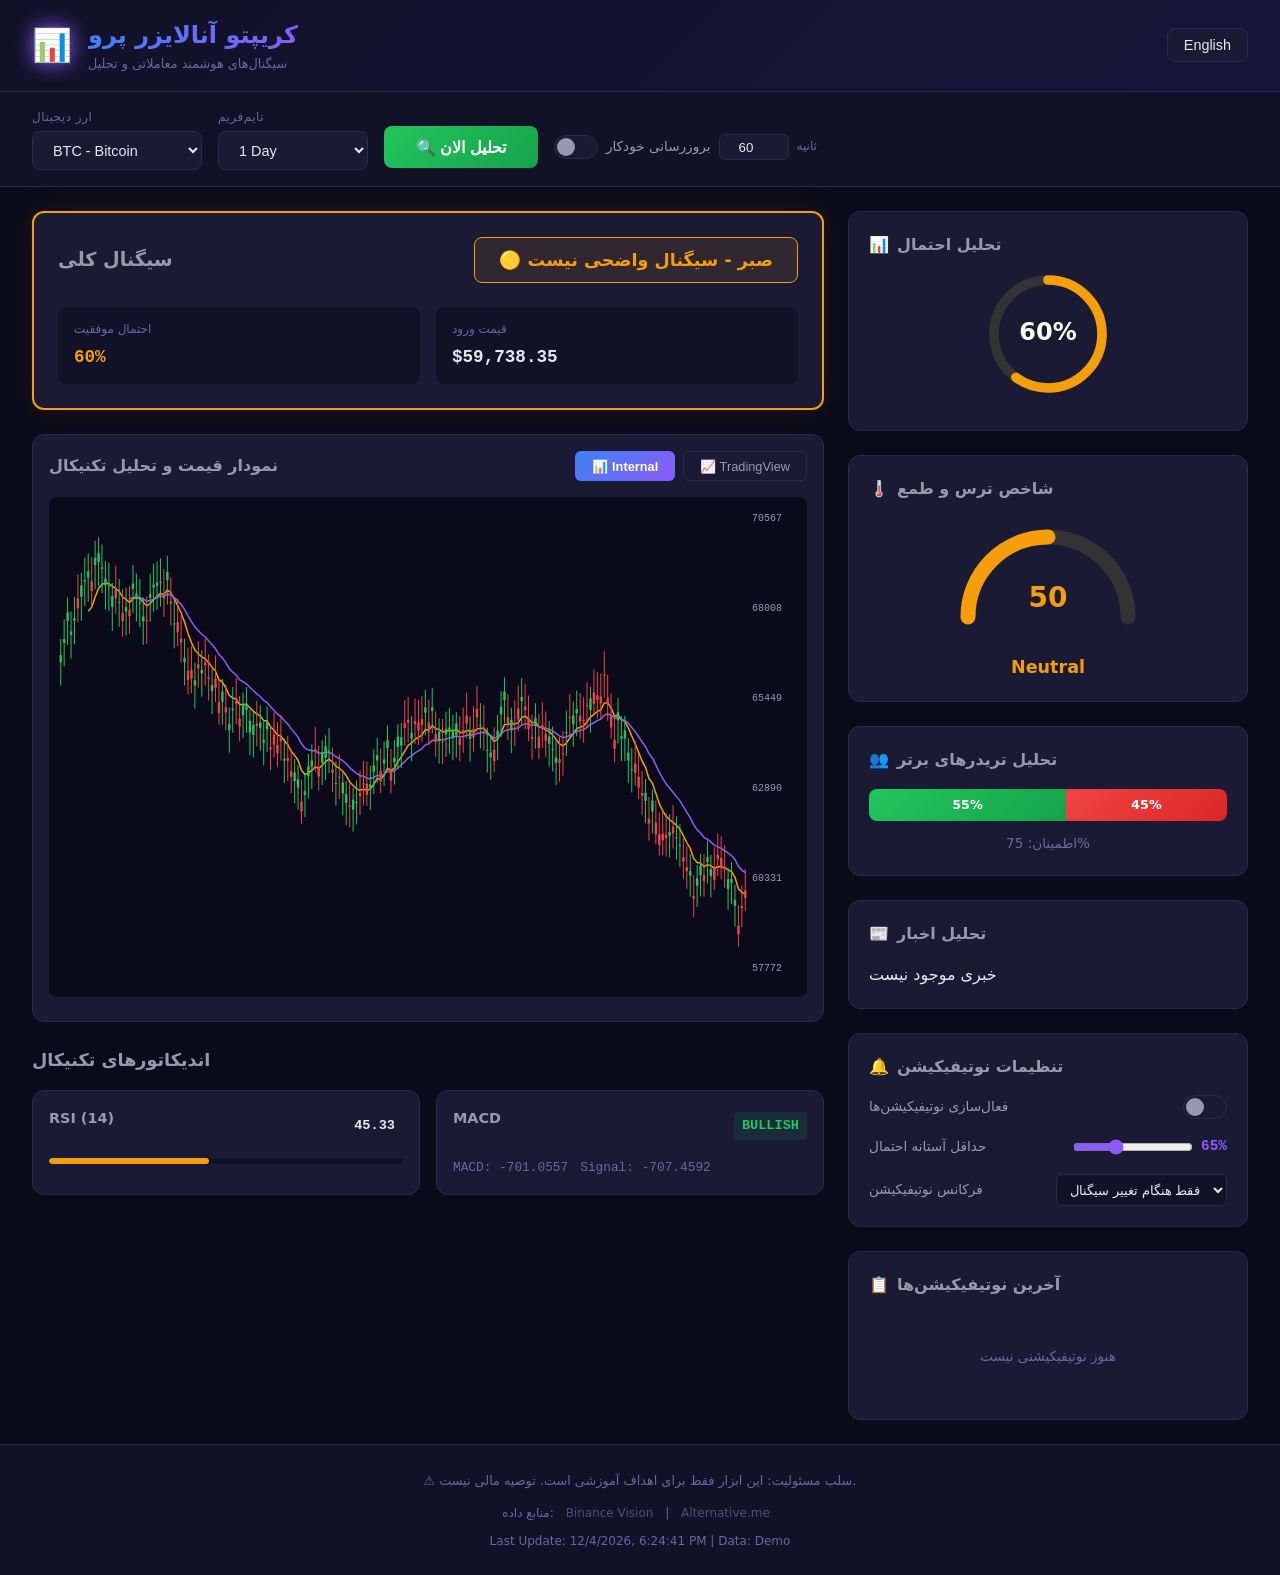
<file: index.html>
<!DOCTYPE html>
<html lang="fa" dir="rtl">
<head>
  <meta charset="UTF-8">
  <meta name="viewport" content="width=device-width, initial-scale=1.0">
  <title>Crypto Analyzer Pro</title>
  
  <!-- Prevent Caching -->
  <meta http-equiv="Cache-Control" content="no-cache, no-store, must-revalidate">
  <meta http-equiv="Pragma" content="no-cache">
  <meta http-equiv="Expires" content="0">
  
  <meta name="description" content="Advanced crypto trading analysis with AI-powered signals">
  <meta name="theme-color" content="#0a0a1a">
  <link rel="manifest" href="manifest.json">
  <link rel="icon" type="image/png" sizes="192x192" href="img/icon-192.png">
  <link href="https://fonts.googleapis.com/css2?family=Vazirmatn:wght@300;400;500;600;700;800&display=swap" rel="stylesheet">
  <link rel="stylesheet" href="css/style.css?v=8">
  
  <!-- Clear old cache on load -->
  <script>
    if ('serviceWorker' in navigator) {
      navigator.serviceWorker.getRegistrations().then(function(registrations) {
        for (var i = 0; i < registrations.length; i++) {
          registrations[i].unregister();
        }
      }).catch(function(err) {
        console.log('SW unregister failed:', err);
      });
    }
    
    // Clear all caches
    if ('caches' in window) {
      caches.keys().then(function(cacheNames) {
        cacheNames.forEach(function(cacheName) {
          caches.delete(cacheName);
        });
      });
    }
  </script>
</head>
<body>
  <!-- Loading -->
  <div id="loading-overlay" class="loading-overlay">
    <div style="text-align:center">
      <div class="spinner"></div>
      <div class="loading-text">در حال تحلیل...</div>
    </div>
  </div>

  <!-- Status -->
  <div id="status-bar" class="status-bar"></div>

  <!-- Header -->
  <header class="app-header">
    <div class="header-content">
      <div class="header-brand">
        <span class="logo">📊</span>
        <div>
          <h1 id="app-title">Crypto Analyzer Pro</h1>
          <span class="subtitle" id="app-subtitle">سیگنال‌های هوشمند معاملاتی</span>
        </div>
      </div>
      <div class="header-actions">
        <button class="lang-btn" onclick="toggleLanguage()" id="lang-btn">English</button>
      </div>
    </div>
  </header>

  <!-- Controls -->
  <div class="controls-bar">
    <div class="controls-content">
      <div class="control-group">
        <label id="label-crypto">ارز دیجیتال</label>
        <select id="crypto-select"></select>
      </div>
      <div class="control-group">
        <label id="label-tf">تایم‌فریم</label>
        <select id="timeframe-select"></select>
      </div>
      <button id="analyze-btn" class="analyze-btn">🔍 تحلیل الان</button>
      <div class="auto-refresh-group">
        <label class="toggle-switch">
          <input type="checkbox" id="auto-refresh-toggle">
          <span class="toggle-slider"></span>
        </label>
        <label style="font-size:.85rem;color:var(--text-secondary)" id="label-autorefresh">بروزرسانی خودکار</label>
        <input type="number" id="refresh-interval" value="60" min="15" max="3600" style="width:70px;padding:.3rem;background:var(--bg-card);border:1px solid var(--border-color);color:var(--text-primary);border-radius:6px;text-align:center">
        <span style="font-size:.75rem;color:var(--text-muted)" id="label-seconds">ثانیه</span>
      </div>
    </div>
  </div>

  <!-- Main -->
  <div class="main-content">
    <!-- Left -->
    <div class="content-left">
      <div id="signal-card" class="signal-card wait"></div>

      <div class="chart-section">
        <div style="display:flex;justify-content:space-between;align-items:center;margin-bottom:1rem">
          <h3 style="margin:0" id="label-chart">نمودار قیمت</h3>
          <div style="display:flex;gap:.5rem">
            <button id="chart-internal-btn" class="chart-tab active" onclick="switchChart('internal')">📊 Internal</button>
            <button id="chart-tv-btn" class="chart-tab" onclick="switchChart('tradingview')">📈 TradingView</button>
          </div>
        </div>
        <div id="internal-chart-container">
          <canvas id="price-chart" style="width:100%;height:500px;border-radius:8px"></canvas>
        </div>
        <div id="tradingview-widget" style="display:none"></div>
      </div>

      <div class="indicators-section">
        <h3 id="label-indicators">اندیکاتورهای تکنیکال</h3>
        <div id="indicators-panel"></div>
      </div>
    </div>

    <!-- Right Sidebar -->
    <div class="sidebar">
      <div class="sidebar-section">
        <h3>📊 <span id="label-prob">تحلیل احتمال</span></h3>
        <div id="probability-chart"></div>
      </div>
      <div class="sidebar-section">
        <h3>🌡️ <span id="label-fg">شاخص ترس و طمع</span></h3>
        <div id="fear-greed-panel"></div>
      </div>
      <div class="sidebar-section">
        <h3>👥 <span id="label-traders">تحلیل تریدرهای برتر</span></h3>
        <div id="top-traders-panel"></div>
      </div>
      <div class="sidebar-section">
        <h3>📰 <span id="label-news">Trending Coins</span></h3>
        <div id="news-panel"></div>
      </div>
      <div class="sidebar-section">
        <h3>🔔 <span id="label-notif">تنظیمات نوتیفیکیشن</span></h3>
        <div class="notif-settings">
          <div class="notif-setting-row">
            <label id="label-enablenotif">فعال‌سازی نوتیفیکیشن‌ها</label>
            <label class="toggle-switch">
              <input type="checkbox" id="notif-toggle">
              <span class="toggle-slider"></span>
            </label>
          </div>
          <div class="notif-setting-row">
            <label id="label-minprob">حداقل آستانه احتمال</label>
            <div style="display:flex;align-items:center;gap:.5rem">
              <input type="range" id="notif-threshold" min="50" max="95" value="65" step="5">
              <span id="threshold-display" class="threshold-display">65%</span>
            </div>
          </div>
          <div class="notif-setting-row">
            <label id="label-freq">فرکانس نوتیفیکیشن</label>
            <select id="notif-frequency">
              <option value="every_refresh" id="opt-every">هر بروزرسانی</option>
              <option value="signal_change" selected id="opt-change">فقط هنگام تغییر سیگنال</option>
              <option value="hourly" id="opt-hourly">ساعتی</option>
            </select>
          </div>
        </div>
      </div>
      <div class="sidebar-section">
        <h3>📋 <span id="label-lastnotif">آخرین نوتیفیکیشن‌ها</span></h3>
        <div id="notifications-list">
          <div class="no-notif" id="no-notif-text">هنوز نوتیفیکیشنی نیست</div>
        </div>
      </div>
    </div>
  </div>

  <!-- Footer -->
  <footer class="app-footer">
    <div class="footer-content">
      <p class="disclaimer">⚠️ سلب مسئولیت: این ابزار فقط برای اهداف آموزشی است. توصیه مالی نیست.</p>
      <div class="data-sources">منابع داده: <span>Binance Vision</span> | <span>Alternative.me</span></div>
      <div id="last-update"></div>
    </div>
  </footer>

  <!-- Load bundle with cache buster -->
  <script src="js/bundle.js?v=8"></script>
  
  <!-- Register updated Service Worker -->
  <script>
    if ('serviceWorker' in navigator) {
      window.addEventListener('load', function() {
        navigator.serviceWorker.register('sw.js?v=8')
          .then(function(reg) { 
            console.log('[SW v2] Registered'); 
          })
          .catch(function(err) { 
            console.log('[SW v2] Failed:', err); 
          });
      });
    }
  </script>
</body>
</html>
</file>
<file: css/style.css>
/* ============================================
   Crypto Analyzer Pro - Main Stylesheet
   ============================================ */

:root {
  --bg-primary: #0a0a1a;
  --bg-secondary: #111128;
  --bg-card: #1a1a35;
  --bg-card-hover: #222245;
  --text-primary: #e8e8f0;
  --text-secondary: #9898b0;
  --text-muted: #6868a0;
  --accent-green: #22c55e;
  --accent-green-bg: rgba(34, 197, 94, 0.1);
  --accent-red: #ef4444;
  --accent-red-bg: rgba(239, 68, 68, 0.1);
  --accent-yellow: #f59e0b;
  --accent-yellow-bg: rgba(245, 158, 11, 0.1);
  --accent-blue: #3b82f6;
  --accent-purple: #8b5cf6;
  --border-color: #2a2a50;
  --border-radius: 12px;
  --shadow: 0 4px 20px rgba(0, 0, 0, 0.3);
  --font-main: 'Segoe UI', system-ui, -apple-system, sans-serif;
  --font-mono: 'JetBrains Mono', 'Fira Code', monospace;
}

* {
  margin: 0;
  padding: 0;
  box-sizing: border-box;
}

html {
  scroll-behavior: smooth;
}

body {
  font-family: var(--font-main);
  background: var(--bg-primary);
  color: var(--text-primary);
  min-height: 100vh;
  line-height: 1.6;
  direction: ltr;
}

body[dir="rtl"] {
  font-family: 'Vazirmatn', 'Segoe UI', system-ui, sans-serif;
}

/* Scrollbar */
::-webkit-scrollbar { width: 8px; }
::-webkit-scrollbar-track { background: var(--bg-secondary); }
::-webkit-scrollbar-thumb { background: var(--border-color); border-radius: 4px; }
::-webkit-scrollbar-thumb:hover { background: var(--accent-purple); }

/* ============================================
   Header
   ============================================ */
.app-header {
  background: linear-gradient(135deg, var(--bg-secondary) 0%, #15153a 100%);
  border-bottom: 1px solid var(--border-color);
  padding: 1rem 2rem;
  position: sticky;
  top: 0;
  z-index: 100;
  backdrop-filter: blur(10px);
}

.header-content {
  max-width: 1600px;
  margin: 0 auto;
  display: flex;
  justify-content: space-between;
  align-items: center;
  flex-wrap: wrap;
  gap: 1rem;
}

.header-brand {
  display: flex;
  align-items: center;
  gap: 1rem;
}

.header-brand .logo {
  font-size: 2rem;
  filter: drop-shadow(0 0 10px var(--accent-purple));
}

.header-brand h1 {
  font-size: 1.5rem;
  background: linear-gradient(135deg, var(--accent-blue), var(--accent-purple));
  -webkit-background-clip: text;
  -webkit-text-fill-color: transparent;
  background-clip: text;
}

.header-brand .subtitle {
  font-size: 0.8rem;
  color: var(--text-muted);
  display: block;
}

.header-actions {
  display: flex;
  align-items: center;
  gap: 0.75rem;
}

.lang-btn {
  background: var(--bg-card);
  border: 1px solid var(--border-color);
  color: var(--text-primary);
  padding: 0.5rem 1rem;
  border-radius: 8px;
  cursor: pointer;
  font-size: 0.9rem;
  transition: all 0.3s;
}

.lang-btn:hover {
  border-color: var(--accent-purple);
  background: var(--bg-card-hover);
}

.install-btn {
  display: none;
  background: linear-gradient(135deg, var(--accent-blue), var(--accent-purple));
  border: none;
  color: white;
  padding: 0.5rem 1rem;
  border-radius: 8px;
  cursor: pointer;
  font-size: 0.85rem;
  font-weight: 600;
  transition: transform 0.2s;
}

.install-btn:hover {
  transform: scale(1.05);
}

/* ============================================
   Controls Bar
   ============================================ */
.controls-bar {
  background: var(--bg-secondary);
  border-bottom: 1px solid var(--border-color);
  padding: 1rem 2rem;
}

.controls-content {
  max-width: 1600px;
  margin: 0 auto;
  display: flex;
  flex-wrap: wrap;
  gap: 1rem;
  align-items: center;
}

.control-group {
  display: flex;
  flex-direction: column;
  gap: 0.25rem;
}

.control-group label {
  font-size: 0.75rem;
  color: var(--text-muted);
  text-transform: uppercase;
  letter-spacing: 0.5px;
}

.control-group select,
.control-group input {
  background: var(--bg-card);
  border: 1px solid var(--border-color);
  color: var(--text-primary);
  padding: 0.6rem 1rem;
  border-radius: 8px;
  font-size: 0.9rem;
  min-width: 150px;
  cursor: pointer;
  transition: border-color 0.3s;
}

.control-group select:focus,
.control-group input:focus {
  outline: none;
  border-color: var(--accent-purple);
}

.analyze-btn {
  background: linear-gradient(135deg, var(--accent-green), #16a34a);
  border: none;
  color: white;
  padding: 0.7rem 2rem;
  border-radius: 8px;
  cursor: pointer;
  font-size: 1rem;
  font-weight: 600;
  transition: all 0.3s;
  margin-top: 1rem;
  white-space: nowrap;
}

.analyze-btn:hover {
  transform: translateY(-2px);
  box-shadow: 0 4px 15px rgba(34, 197, 94, 0.4);
}

.auto-refresh-group {
  display: flex;
  align-items: center;
  gap: 0.5rem;
  margin-top: 1rem;
}

.toggle-switch {
  position: relative;
  width: 44px;
  height: 24px;
}

.toggle-switch input {
  opacity: 0;
  width: 0;
  height: 0;
}

.toggle-slider {
  position: absolute;
  inset: 0;
  background: var(--bg-card);
  border: 1px solid var(--border-color);
  border-radius: 24px;
  cursor: pointer;
  transition: 0.3s;
}

.toggle-slider::before {
  content: '';
  position: absolute;
  width: 18px;
  height: 18px;
  background: var(--text-secondary);
  border-radius: 50%;
  top: 2px;
  left: 2px;
  transition: 0.3s;
}

.toggle-switch input:checked + .toggle-slider {
  background: var(--accent-purple);
  border-color: var(--accent-purple);
}

.toggle-switch input:checked + .toggle-slider::before {
  background: white;
  transform: translateX(20px);
}

/* ============================================
   Main Content
   ============================================ */
.main-content {
  max-width: 1600px;
  margin: 0 auto;
  padding: 1.5rem 2rem;
  display: grid;
  grid-template-columns: 1fr 400px;
  gap: 1.5rem;
}

/* ============================================
   Signal Card
   ============================================ */
.signal-card {
  background: var(--bg-card);
  border: 2px solid var(--border-color);
  border-radius: var(--border-radius);
  padding: 1.5rem;
  margin-bottom: 1.5rem;
  transition: all 0.3s;
}

.signal-card.long {
  border-color: var(--accent-green);
  box-shadow: 0 0 30px rgba(34, 197, 94, 0.15);
}

.signal-card.short {
  border-color: var(--accent-red);
  box-shadow: 0 0 30px rgba(239, 68, 68, 0.15);
}

.signal-card.wait {
  border-color: var(--accent-yellow);
  box-shadow: 0 0 30px rgba(245, 158, 11, 0.1);
}

.signal-header {
  display: flex;
  justify-content: space-between;
  align-items: center;
  margin-bottom: 1.5rem;
  flex-wrap: wrap;
  gap: 0.5rem;
}

.signal-header h2 {
  font-size: 1.2rem;
  color: var(--text-secondary);
}

.signal-badge {
  padding: 0.5rem 1.5rem;
  border-radius: 8px;
  font-size: 1.1rem;
  font-weight: 700;
}

.signal-badge.long {
  background: var(--accent-green-bg);
  color: var(--accent-green);
  border: 1px solid var(--accent-green);
}

.signal-badge.short {
  background: var(--accent-red-bg);
  color: var(--accent-red);
  border: 1px solid var(--accent-red);
}

.signal-badge.wait {
  background: var(--accent-yellow-bg);
  color: var(--accent-yellow);
  border: 1px solid var(--accent-yellow);
}

.signal-grid {
  display: grid;
  grid-template-columns: repeat(auto-fit, minmax(200px, 1fr));
  gap: 1rem;
}

.signal-item {
  background: var(--bg-secondary);
  padding: 0.8rem 1rem;
  border-radius: 8px;
  display: flex;
  flex-direction: column;
  gap: 0.25rem;
}

.signal-item .label {
  font-size: 0.75rem;
  color: var(--text-muted);
  text-transform: uppercase;
}

.signal-item .value {
  font-size: 1.1rem;
  font-weight: 600;
  font-family: var(--font-mono);
}

.signal-item .value.high { color: var(--accent-green); }
.signal-item .value.medium { color: var(--accent-yellow); }
.signal-item .value.low { color: var(--accent-red); }
.signal-item .value.stop-loss { color: var(--accent-red); }
.signal-item .value.take-profit { color: var(--accent-green); }
.signal-item .value.leverage { color: var(--accent-purple); }

/* ============================================
   Advanced Indicators Cards
   ============================================ */
.advanced-card {
  border-left: 3px solid var(--accent-purple);
  background: linear-gradient(135deg, rgba(139, 92, 246, 0.05), transparent);
}

.highlight-card {
  border-left: 4px solid var(--accent-green);
  background: linear-gradient(135deg, rgba(34, 197, 94, 0.08), transparent);
}

/* ============================================
   Chart Tabs
   ============================================ */
.chart-tab {
  background: var(--bg-card);
  border: 1px solid var(--border-color);
  color: var(--text-secondary);
  padding: 0.4rem 1rem;
  border-radius: 6px;
  cursor: pointer;
  font-size: 0.8rem;
  transition: all 0.3s;
}

.chart-tab:hover {
  border-color: var(--accent-purple);
  color: var(--text-primary);
}

.chart-tab.active {
  background: linear-gradient(135deg, var(--accent-blue), var(--accent-purple));
  border-color: transparent;
  color: white;
  font-weight: 600;
}

/* ============================================
   Chart Section
   ============================================ */
.chart-section {
  background: var(--bg-card);
  border: 1px solid var(--border-color);
  border-radius: var(--border-radius);
  padding: 1rem;
  margin-bottom: 1.5rem;
}

.chart-section h3 {
  margin-bottom: 1rem;
  color: var(--text-secondary);
  font-size: 1rem;
}

#tradingview-widget {
  width: 100%;
  height: 500px;
  border-radius: 8px;
  overflow: hidden;
}

/* ============================================
   Indicators Panel
   ============================================ */
.indicators-section {
  margin-bottom: 1.5rem;
}

.indicators-section h3 {
  color: var(--text-secondary);
  margin-bottom: 1rem;
  font-size: 1.1rem;
}

#indicators-panel {
  display: grid;
  grid-template-columns: repeat(auto-fit, minmax(280px, 1fr));
  gap: 1rem;
}

.indicator-card {
  background: var(--bg-card);
  border: 1px solid var(--border-color);
  border-radius: var(--border-radius);
  padding: 1rem;
  transition: border-color 0.3s;
}

.indicator-card:hover {
  border-color: var(--accent-purple);
}

.indicator-header {
  display: flex;
  justify-content: space-between;
  align-items: center;
  margin-bottom: 0.75rem;
}

.indicator-header h3 {
  font-size: 0.9rem;
  color: var(--text-secondary);
}

.indicator-value {
  font-family: var(--font-mono);
  font-size: 0.85rem;
  font-weight: 600;
  padding: 0.2rem 0.5rem;
  border-radius: 4px;
}

.indicator-value.bullish { color: var(--accent-green); background: var(--accent-green-bg); }
.indicator-value.bearish { color: var(--accent-red); background: var(--accent-red-bg); }

.indicator-bar {
  height: 6px;
  background: var(--bg-secondary);
  border-radius: 3px;
  overflow: hidden;
  margin: 0.5rem 0;
}

.indicator-bar .bar-fill {
  height: 100%;
  border-radius: 3px;
  transition: width 0.5s ease;
}

.bar-fill.oversold { background: var(--accent-green); }
.bar-fill.overbought { background: var(--accent-red); }
.bar-fill.neutral { background: var(--accent-yellow); }
.bar-fill.bullish { background: var(--accent-green); }
.bar-fill.bearish { background: var(--accent-red); }

.indicator-labels {
  display: flex;
  justify-content: space-between;
  font-size: 0.7rem;
  color: var(--text-muted);
  margin-top: 0.25rem;
}

.indicator-meta {
  display: flex;
  flex-wrap: wrap;
  gap: 0.75rem;
  font-size: 0.8rem;
  color: var(--text-muted);
  font-family: var(--font-mono);
  margin-top: 0.5rem;
}

.macd-histogram {
  display: flex;
  align-items: flex-end;
  justify-content: center;
  height: 60px;
  gap: 2px;
  margin: 0.5rem 0;
}

.histogram-bar {
  width: 40px;
  border-radius: 3px 3px 0 0;
  transition: height 0.5s;
}

.histogram-bar.positive { background: var(--accent-green); }
.histogram-bar.negative { background: var(--accent-red); margin-top: auto; border-radius: 0 0 3px 3px; }

/* Support & Resistance */
.sr-levels {
  display: flex;
  flex-direction: column;
  gap: 0.5rem;
  margin-top: 0.5rem;
}

.sr-level {
  display: flex;
  justify-content: space-between;
  align-items: center;
  padding: 0.4rem 0.75rem;
  border-radius: 6px;
  font-family: var(--font-mono);
  font-size: 0.8rem;
}

.sr-level.resistance {
  background: var(--accent-red-bg);
  color: var(--accent-red);
  border: 1px solid rgba(239, 68, 68, 0.3);
}

.sr-level.current {
  background: var(--accent-blue);
  color: white;
  font-weight: 700;
}

.sr-level.support {
  background: var(--accent-green-bg);
  color: var(--accent-green);
  border: 1px solid rgba(34, 197, 94, 0.3);
}

/* ============================================
   Sidebar
   ============================================ */
.sidebar {
  display: flex;
  flex-direction: column;
  gap: 1.5rem;
}

.sidebar-section {
  background: var(--bg-card);
  border: 1px solid var(--border-color);
  border-radius: var(--border-radius);
  padding: 1.25rem;
}

.sidebar-section h3 {
  color: var(--text-secondary);
  margin-bottom: 1rem;
  font-size: 1rem;
  display: flex;
  align-items: center;
  gap: 0.5rem;
}

/* ============================================
   Fear & Greed
   ============================================ */
.fear-greed-gauge {
  text-align: center;
}

.gauge-svg {
  width: 100%;
  max-width: 200px;
}

.fg-label {
  font-size: 1.1rem;
  font-weight: 700;
  margin-top: 0.5rem;
}

.fg-desc {
  font-size: 0.8rem;
  color: var(--text-muted);
}

/* ============================================
   Top Traders
   ============================================ */
.traders-chart {
  margin: 0.5rem 0;
}

.trader-bar {
  display: flex;
  height: 32px;
  border-radius: 8px;
  overflow: hidden;
  margin-bottom: 0.5rem;
}

.long-bar {
  background: linear-gradient(135deg, var(--accent-green), #16a34a);
  display: flex;
  align-items: center;
  justify-content: center;
  font-size: 0.8rem;
  font-weight: 700;
  color: white;
  transition: width 0.5s;
}

.short-bar {
  background: linear-gradient(135deg, var(--accent-red), #dc2626);
  display: flex;
  align-items: center;
  justify-content: center;
  font-size: 0.8rem;
  font-weight: 700;
  color: white;
  transition: width 0.5s;
}

.trader-labels {
  display: flex;
  justify-content: space-between;
  font-size: 0.8rem;
}

.long-label { color: var(--accent-green); }
.short-label { color: var(--accent-red); }

.trader-confidence {
  margin-top: 0.75rem;
  text-align: center;
  font-size: 0.85rem;
  color: var(--text-muted);
}

/* ============================================
   Probability Chart
   ============================================ */
.prob-overview {
  display: flex;
  justify-content: center;
  margin-bottom: 1rem;
}

.prob-circle {
  width: 120px;
  height: 120px;
}

.prob-circle svg {
  width: 100%;
  height: 100%;
}

.prob-breakdown {
  margin-bottom: 1rem;
}

.prob-bar-horizontal {
  display: flex;
  height: 24px;
  border-radius: 6px;
  overflow: hidden;
  margin-bottom: 0.5rem;
}

.bull-segment {
  background: var(--accent-green);
  display: flex;
  align-items: center;
  justify-content: center;
  font-size: 0.7rem;
  font-weight: 700;
  color: white;
  min-width: 30px;
  transition: width 0.5s;
}

.neutral-segment {
  background: var(--accent-yellow);
  display: flex;
  align-items: center;
  justify-content: center;
  font-size: 0.7rem;
  font-weight: 700;
  color: #333;
  min-width: 30px;
  transition: width 0.5s;
}

.bear-segment {
  background: var(--accent-red);
  display: flex;
  align-items: center;
  justify-content: center;
  font-size: 0.7rem;
  font-weight: 700;
  color: white;
  min-width: 30px;
  transition: width 0.5s;
}

.prob-legend {
  display: flex;
  flex-wrap: wrap;
  gap: 0.75rem;
  font-size: 0.75rem;
  color: var(--text-muted);
}

.legend-bull { color: var(--accent-green); }
.legend-neutral { color: var(--accent-yellow); }
.legend-bear { color: var(--accent-red); }

/* Factors List */
.factors-list {
  display: flex;
  flex-direction: column;
  gap: 0.4rem;
  max-height: 200px;
  overflow-y: auto;
}

.factor-item {
  display: flex;
  justify-content: space-between;
  align-items: center;
  padding: 0.4rem 0.75rem;
  border-radius: 6px;
  font-size: 0.8rem;
}

.factor-item.bullish {
  background: var(--accent-green-bg);
  color: var(--accent-green);
}

.factor-item.bearish {
  background: var(--accent-red-bg);
  color: var(--accent-red);
}

.factor-item.neutral {
  background: var(--accent-yellow-bg);
  color: var(--accent-yellow);
}

.factor-weight {
  font-family: var(--font-mono);
  font-weight: 600;
}

/* ============================================
   Notification Settings
   ============================================ */
.notif-settings {
  display: flex;
  flex-direction: column;
  gap: 1rem;
}

.notif-setting-row {
  display: flex;
  justify-content: space-between;
  align-items: center;
}

.notif-setting-row label {
  font-size: 0.85rem;
  color: var(--text-secondary);
}

.notif-setting-row input[type="range"] {
  width: 120px;
  accent-color: var(--accent-purple);
}

.notif-setting-row select {
  background: var(--bg-secondary);
  border: 1px solid var(--border-color);
  color: var(--text-primary);
  padding: 0.4rem 0.6rem;
  border-radius: 6px;
  font-size: 0.8rem;
}

.threshold-display {
  font-family: var(--font-mono);
  font-weight: 700;
  color: var(--accent-purple);
  font-size: 0.9rem;
}

/* Notifications List */
.notif-list-header {
  display: flex;
  justify-content: space-between;
  align-items: center;
  margin-bottom: 0.75rem;
}

#notifications-list {
  max-height: 350px;
  overflow-y: auto;
  display: flex;
  flex-direction: column;
  gap: 0.5rem;
}

.no-notif {
  text-align: center;
  color: var(--text-muted);
  padding: 2rem;
  font-size: 0.85rem;
}

.notif-item {
  background: var(--bg-secondary);
  border-radius: 8px;
  padding: 0.75rem;
  border-left: 3px solid;
}

.notif-item.long { border-left-color: var(--accent-green); }
.notif-item.short { border-left-color: var(--accent-red); }

.notif-header {
  display: flex;
  justify-content: space-between;
  align-items: center;
  margin-bottom: 0.4rem;
}

.notif-signal {
  font-weight: 700;
  font-size: 0.85rem;
}

.notif-time {
  font-size: 0.7rem;
  color: var(--text-muted);
}

.notif-details {
  display: flex;
  flex-wrap: wrap;
  gap: 0.5rem;
  font-size: 0.75rem;
  color: var(--text-secondary);
  margin-bottom: 0.4rem;
}

.notif-prob-bar {
  height: 4px;
  background: var(--bg-card);
  border-radius: 2px;
  overflow: hidden;
}

.prob-fill {
  height: 100%;
  border-radius: 2px;
  transition: width 0.5s;
}

.prob-fill.high { background: var(--accent-green); }
.prob-fill.medium { background: var(--accent-yellow); }
.prob-fill.low { background: var(--accent-red); }

/* ============================================
   Footer
   ============================================ */
.app-footer {
  background: var(--bg-secondary);
  border-top: 1px solid var(--border-color);
  padding: 1.5rem 2rem;
  text-align: center;
}

.footer-content {
  max-width: 1600px;
  margin: 0 auto;
}

.disclaimer {
  color: var(--text-muted);
  font-size: 0.8rem;
  margin-bottom: 0.75rem;
  line-height: 1.8;
}

.data-sources {
  color: var(--text-muted);
  font-size: 0.75rem;
}

.data-sources span {
  margin: 0 0.5rem;
  opacity: 0.7;
}

#last-update {
  color: var(--text-muted);
  font-size: 0.75rem;
  margin-top: 0.5rem;
}

/* ============================================
   Loading Overlay
   ============================================ */
.loading-overlay {
  display: none;
  position: fixed;
  inset: 0;
  background: rgba(10, 10, 26, 0.8);
  z-index: 1000;
  justify-content: center;
  align-items: center;
  backdrop-filter: blur(4px);
}

.spinner {
  width: 60px;
  height: 60px;
  border: 4px solid var(--border-color);
  border-top-color: var(--accent-purple);
  border-radius: 50%;
  animation: spin 0.8s linear infinite;
}

@keyframes spin {
  to { transform: rotate(360deg); }
}

.loading-text {
  color: var(--text-primary);
  margin-top: 1rem;
  font-size: 1rem;
}

/* ============================================
   Status Bar
   ============================================ */
.status-bar {
  display: none;
  position: fixed;
  bottom: 20px;
  left: 50%;
  transform: translateX(-50%);
  padding: 0.75rem 1.5rem;
  border-radius: 8px;
  z-index: 1000;
  font-size: 0.9rem;
  font-weight: 500;
  box-shadow: var(--shadow);
  animation: slideUp 0.3s ease;
}

.status-info { background: var(--accent-blue); color: white; }
.status-success { background: var(--accent-green); color: white; }
.status-error { background: var(--accent-red); color: white; }

@keyframes slideUp {
  from { opacity: 0; transform: translate(-50%, 20px); }
  to { opacity: 1; transform: translate(-50%, 0); }
}

/* ============================================
   Responsive
   ============================================ */
@media (max-width: 1200px) {
  .main-content {
    grid-template-columns: 1fr;
  }
  
  .sidebar {
    display: grid;
    grid-template-columns: repeat(auto-fit, minmax(300px, 1fr));
  }
}

@media (max-width: 768px) {
  .app-header {
    padding: 0.75rem 1rem;
  }
  
  .header-content {
    flex-direction: column;
    align-items: flex-start;
  }
  
  .header-brand h1 {
    font-size: 1.2rem;
  }
  
  .controls-bar {
    padding: 0.75rem 1rem;
  }
  
  .controls-content {
    flex-direction: column;
    align-items: stretch;
  }
  
  .control-group select {
    min-width: auto;
    width: 100%;
  }
  
  .analyze-btn {
    width: 100%;
    margin-top: 0.5rem;
  }
  
  .main-content {
    padding: 1rem;
    grid-template-columns: 1fr;
  }
  
  .signal-grid {
    grid-template-columns: 1fr 1fr;
  }
  
  #indicators-panel {
    grid-template-columns: 1fr;
  }
  
  .sidebar {
    grid-template-columns: 1fr;
  }
  
  #tradingview-widget {
    height: 350px;
  }
}

@media (max-width: 480px) {
  .signal-grid {
    grid-template-columns: 1fr;
  }
}

/* ============================================
   RTL Support
   ============================================ */
[dir="rtl"] .notif-item {
  border-left: none;
  border-right: 3px solid;
}

[dir="rtl"] .notif-item.long { border-right-color: var(--accent-green); }
[dir="rtl"] .notif-item.short { border-right-color: var(--accent-red); }

[dir="rtl"] .indicator-meta {
  direction: ltr;
  text-align: right;
}

[dir="rtl"] .factor-item {
  flex-direction: row-reverse;
}

/* ============================================
   Animations
   ============================================ */
@keyframes pulse {
  0%, 100% { opacity: 1; }
  50% { opacity: 0.5; }
}

.signal-card.long .signal-badge { animation: pulse 2s infinite; }
.signal-card.short .signal-badge { animation: pulse 2s infinite; }

@keyframes fadeIn {
  from { opacity: 0; transform: translateY(10px); }
  to { opacity: 1; transform: translateY(0); }
}

.indicator-card { animation: fadeIn 0.5s ease forwards; }
.indicator-card:nth-child(2) { animation-delay: 0.1s; }
.indicator-card:nth-child(3) { animation-delay: 0.2s; }
.indicator-card:nth-child(4) { animation-delay: 0.3s; }
.indicator-card:nth-child(5) { animation-delay: 0.4s; }
</file>
